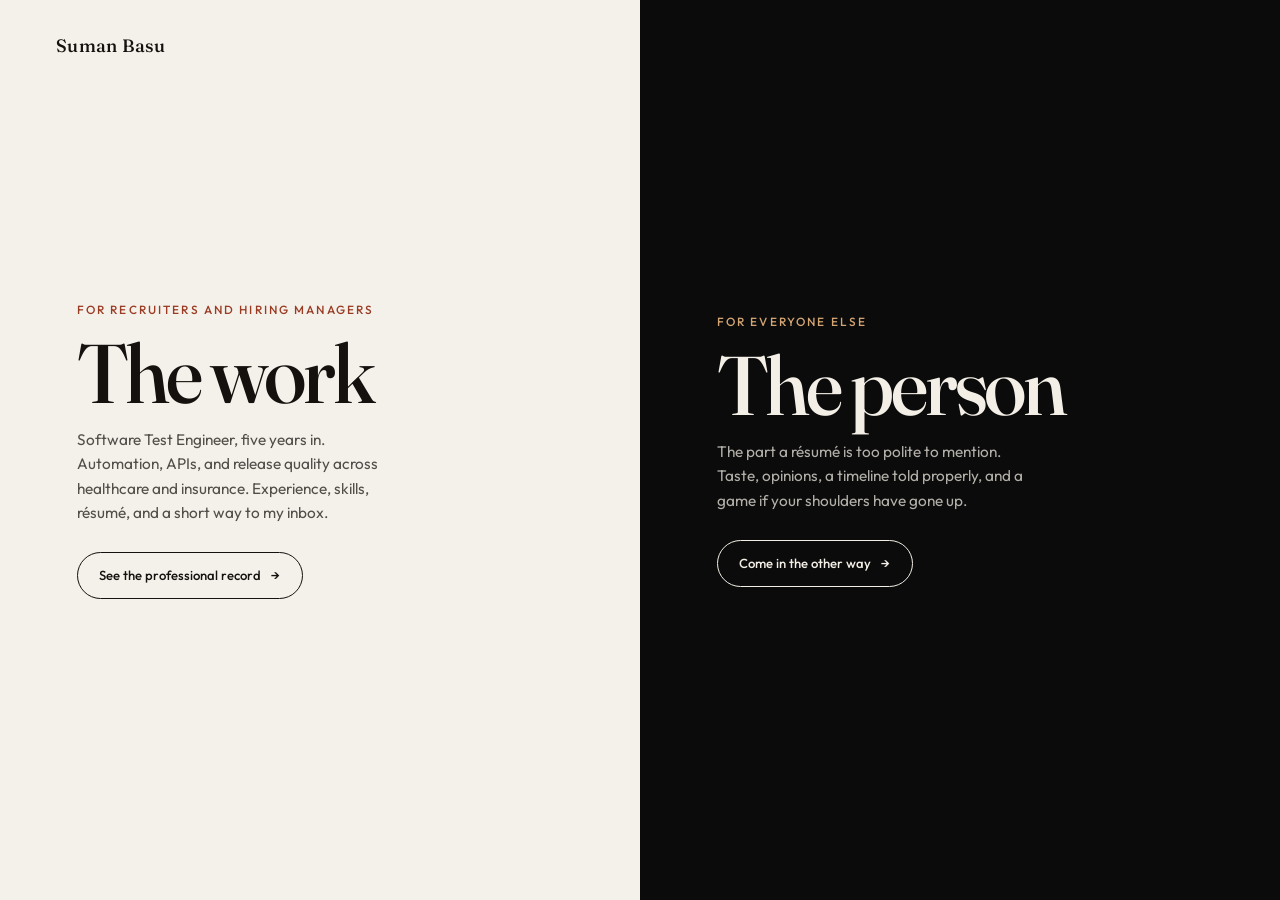
<file: index.html>
<!DOCTYPE html>
<html lang="en">
  <head>
    <meta charset="UTF-8" />
    <meta name="viewport" content="width=device-width, initial-scale=1.0" />
    <meta
      name="description"
      content="Suman Basu - software test engineer in Kolkata. Two doors: the professional record, or the personal site."
    />
    <meta name="theme-color" content="#f4f1ea" />
    <title>Suman Basu</title>
    <link rel="preconnect" href="https://fonts.googleapis.com" />
    <link rel="preconnect" href="https://fonts.gstatic.com" crossorigin />
    <link
      href="https://fonts.googleapis.com/css2?family=Fraunces:ital,opsz,wght@0,9..144,400;0,9..144,500;0,9..144,600;1,9..144,400&family=Outfit:wght@300;400;500;600&display=swap"
      rel="stylesheet"
    />
    <link rel="icon" href="favicon.svg" type="image/svg+xml" />
    <link rel="stylesheet" href="landing.css" />
  </head>
  <body>
    <h1 class="mark">Suman Basu</h1>

    <main class="doors">
      <a class="door door--work" href="work/" data-door="work">
        <span class="door__kicker">For recruiters and hiring managers</span>
        <span class="door__title">The work</span>
        <span class="door__note">
          Software Test Engineer, five years in. Automation, APIs, and release
          quality across healthcare and insurance. Experience, skills, résumé,
          and a short way to my inbox.
        </span>
        <span class="door__cta">See the professional record</span>
      </a>

      <a class="door door--person" href="personal/" data-door="person">
        <span class="door__kicker">For everyone else</span>
        <span class="door__title">The person</span>
        <span class="door__note">
          The part a résumé is too polite to mention. Taste, opinions, a
          timeline told properly, and a game if your shoulders have gone up.
        </span>
        <span class="door__cta">Come in the other way</span>
      </a>
    </main>

    <script src="landing.js"></script>
  </body>
</html>
</file>
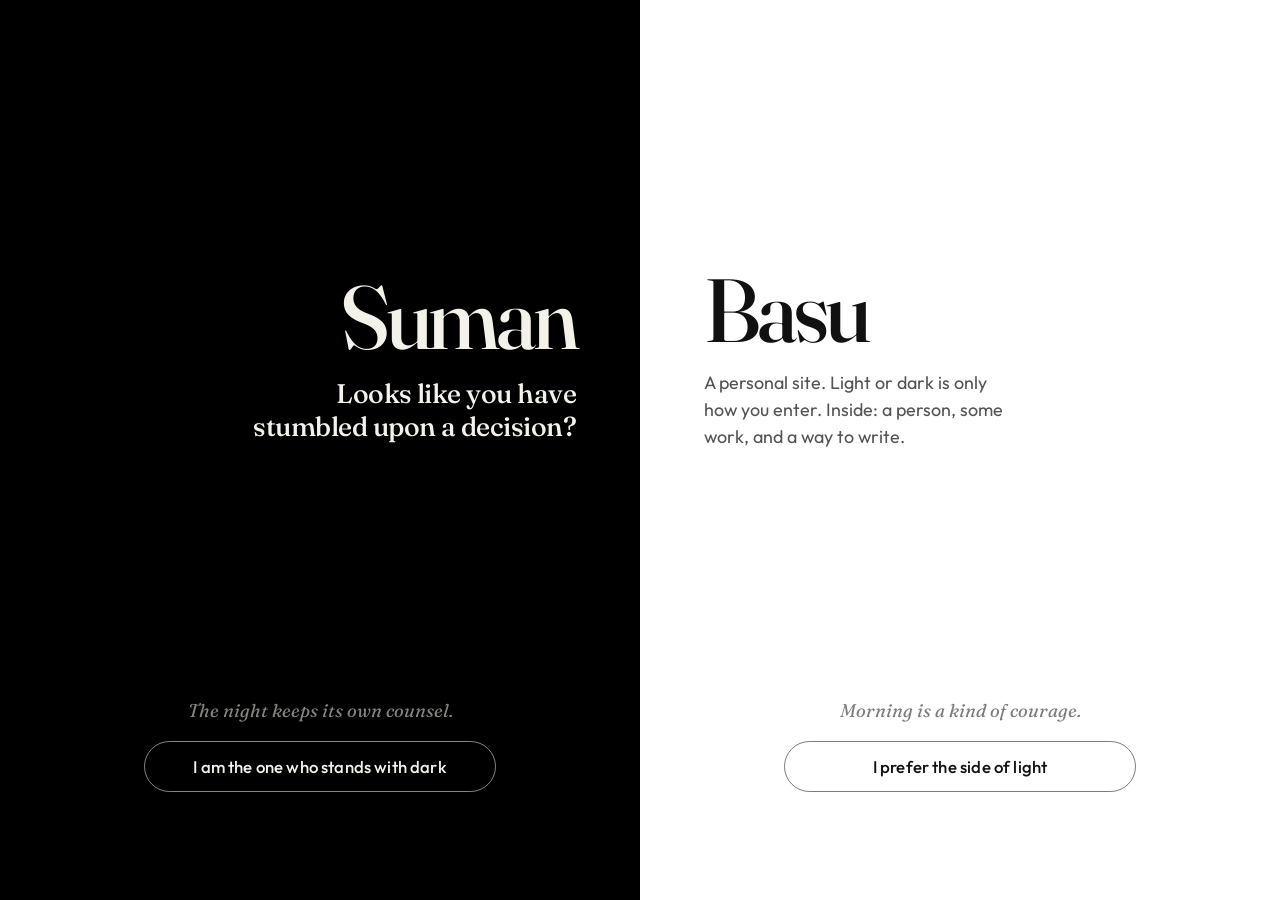
<file: personal/index.html>
<!DOCTYPE html>
<html lang="en">
  <head>
    <meta charset="UTF-8" />
    <meta name="viewport" content="width=device-width, initial-scale=1.0" />
    <meta
      name="description"
      content="Suman Basu, the personal side - a software test engineer in Kolkata with opinions about type, taste, and a game or two."
    />
    <meta name="theme-color" content="#000000" />
    <title>Suman Basu · Personal</title>
    <link rel="preconnect" href="https://fonts.googleapis.com" />
    <link rel="preconnect" href="https://fonts.gstatic.com" crossorigin />
    <link
      href="https://fonts.googleapis.com/css2?family=Fraunces:ital,opsz,wght@0,9..144,400;0,9..144,500;0,9..144,600;1,9..144,400&family=Outfit:wght@300;400;500;600&display=swap"
      rel="stylesheet"
    />
    <link rel="icon" href="../favicon.svg" type="image/svg+xml" />
    <link rel="stylesheet" href="../styles.css" />
    <noscript>
      <style>
        body.gate-open {
          overflow: auto;
          height: auto;
        }
        body.gate-open .nav {
          display: grid;
        }
        .gate {
          display: none !important;
        }
        .site[hidden] {
          display: block !important;
        }
        :root {
          --bg: #f4f1ea;
          --bg-elevated: #fffdf8;
          --text: #14110e;
          --muted: #5c574f;
          --line: #ddd6c8;
          --accent: #9a3b24;
          --shadow: rgba(20, 17, 14, 0.08);
        }
      </style>
    </noscript>
  </head>
  <body class="gate-open">
    <div id="gate" class="gate" role="dialog" aria-modal="true" aria-labelledby="gate-question">
      <div class="gate__panel gate__panel--dark">
        <div class="gate__intro">
          <p class="gate__name-full">Suman Basu</p>
          <p class="gate__given" aria-hidden="true">Suman</p>
          <h1 id="gate-question" class="gate__question">
            Looks like you have stumbled upon a decision?
          </h1>
        </div>
        <div class="gate__controls gate__controls--dark">
          <p class="gate__aside">The night keeps its own counsel.</p>
          <button class="gate__choice" type="button" data-theme="dark">
            I am the one who stands with dark
          </button>
        </div>
      </div>
      <div class="gate__panel gate__panel--light">
        <div class="gate__intro">
          <p class="gate__family" aria-hidden="true">Basu</p>
          <p class="gate__hint">
            A personal site. Light or dark is only how you enter. Inside: a person,
            some work, and a way to write.
          </p>
        </div>
        <div class="gate__controls gate__controls--light">
          <p class="gate__aside">Morning is a kind of courage.</p>
          <button class="gate__choice" type="button" data-theme="light">
            I prefer the side of light
          </button>
        </div>
      </div>
    </div>

    <header class="nav">
      <a class="nav__mark" href="#intro" aria-label="Suman Basu, home">SB</a>
      <nav class="nav__links" aria-label="Primary">
        <a href="#about">About</a>
        <a href="#craft">Craft</a>
        <a href="#timeline">Timeline</a>
        <a href="#contact">Contact</a>
        <a href="#chill">Chill</a>
      </nav>
      <div class="nav__actions">
        <a class="nav__cross" href="../work/">Work</a>
        <button class="theme-toggle" type="button" aria-label="Switch theme">
          <span class="theme-toggle__on-light">Go dark</span>
          <span class="theme-toggle__on-dark">Go light</span>
          <svg class="theme-toggle__icon theme-toggle__icon--moon" viewBox="0 0 24 24" aria-hidden="true">
            <path fill="currentColor" d="M21 12.79A9 9 0 1 1 11.21 3 7 7 0 0 0 21 12.79Z" />
          </svg>
          <svg class="theme-toggle__icon theme-toggle__icon--sun" viewBox="0 0 24 24" aria-hidden="true">
            <circle cx="12" cy="12" r="4" fill="currentColor" />
            <path
              fill="none"
              stroke="currentColor"
              stroke-linecap="round"
              stroke-width="1.8"
              d="M12 3.2v2M12 18.8v2M3.2 12h2M18.8 12h2M5.7 5.7l1.4 1.4M16.9 16.9l1.4 1.4M18.3 5.7l-1.4 1.4M7.1 16.9l-1.4 1.4"
            />
          </svg>
        </button>
      </div>
    </header>

    <div id="site" class="site" hidden>
      <a class="skip-link" href="#intro">Skip to content</a>

      <main>
        <section id="intro" class="intro">
          <p class="intro__eyebrow">Software Test Engineer · still a person</p>
          <h1 class="intro__name">Suman Basu</h1>
          <p class="intro__lede">
            I ask software the questions it hoped nobody would. Five years of test
            automation - healthcare, insurance, the quiet work of making sure the
            important stuff actually works. You already made a choice to get here.
            That is a good start.
          </p>
        </section>

        <section id="about" class="section">
          <div class="section__index" aria-hidden="true">01</div>
          <div class="section__body">
            <h2>The person in the room</h2>
            <p>
              Charm, to me, is not a costume. It is paying attention - to a sentence,
              a screen, a case that only fails on Thursdays. I work from Kolkata, on
              systems people actually depend on. I like jokes that arrive a half-beat
              late, and failures that arrive for a reason.
            </p>
            <p>
              One side of me wants to take a product apart until the mechanism is
              obvious. The other wants to leave a little mystery in the room. If you
              picked light or dark at the door, you already met that split.
            </p>
            <p>
              Between the two sits the design habit. I spend a lot of my own hours in
              Figma - freelance websites, layouts, the small graphic jobs friends ask
              for at eleven at night - and it has made me a better tester. It is hard
              to argue about a broken flow until you have tried to draw a good one.
            </p>
          </div>
        </section>

        <section id="craft" class="section">
          <div class="section__index" aria-hidden="true">02</div>
          <div class="section__body">
            <h2>What I bring</h2>
            <p class="section__lead">
              Habits that travel. They work on software. They also work on rooms full of people.
            </p>
            <ul class="talents">
              <li>
                <h3>Social engineering</h3>
                <p>
                  The legal kind. Reading a room, finding the real objection, getting a sceptical
                  person to move without making a scene. People are a system. I pay attention
                  to that one too - which is most of management, whether or not anyone
                  prints the title yet.
                </p>
              </li>
              <li>
                <h3>Taste</h3>
                <p>
                  Type, colour, silence. I care how a thing feels before it explains itself -
                  a product, a deck, a sentence. I will argue for one good typeface over five
                  mediocre ones, and for a release that does not look like it was in a hurry.
                </p>
              </li>
              <li>
                <h3>UX and design, for real</h3>
                <p>
                  Not a side quest. I design in Figma - freelance sites, landing pages,
                  the odd bit of brand and graphics - and I have shipped layouts other
                  people had to build. Wireframe, prototype, hand it over, then argue
                  politely about spacing. Knowing how a screen should behave is most of
                  knowing when it is misbehaving.
                </p>
              </li>
              <li>
                <h3>Quality, as a people problem</h3>
                <p>
                  Tests matter. Mentoring matters more. I would rather teach a team to catch
                  the crack than be the only person who can. The work is half automation,
                  half getting a date to become honest.
                </p>
              </li>
              <li>
                <h3>A voice</h3>
                <p>
                  Words with a temperature. I would rather a site - or a report, or a standup -
                  sound like someone than like a template that escaped a conference booth.
                </p>
              </li>
            </ul>
          </div>
        </section>

        <section id="timeline" class="section">
          <div class="section__index" aria-hidden="true">03</div>
          <div class="section__body">
            <h2>Timeline</h2>
            <p class="section__lead">
              A few rooms I have already been in. In order, more or less.
            </p>
            <ol class="timeline">
              <li>
                <span class="timeline__year">2017</span>
                <span class="timeline__marker" aria-hidden="true"></span>
                <h3>JPBS, Kolkata</h3>
                <p>The first diploma. Boards, then a little air. The syllabus stopped being the whole world.</p>
              </li>
              <li>
                <span class="timeline__year">2017–21</span>
                <span class="timeline__marker" aria-hidden="true"></span>
                <h3>IEM, Kolkata</h3>
                <p>B.Tech in Electronics and Communication. I studied signals. I ended up testing systems.</p>
              </li>
              <li>
                <span class="timeline__year">2021</span>
                <span class="timeline__marker" aria-hidden="true"></span>
                <h3>Cognizant</h3>
                <p>Insurance platforms. Selenium, long regressions, data that had to be true.</p>
              </li>
              <li>
                <span class="timeline__year">Now</span>
                <span class="timeline__marker" aria-hidden="true"></span>
                <h3>Cozeva</h3>
                <p>Healthcare. Automation, mentoring, and keeping quality in the release, not after it.</p>
              </li>
            </ol>
          </div>
        </section>

        <section id="contact" class="section">
          <div class="section__index" aria-hidden="true">04</div>
          <div class="section__body">
            <h2>If you would like to talk</h2>
            <p>
              A role, a bug, a half-formed idea - I answer to all three. Email is the
              civilised door. LinkedIn if you prefer the slightly less civilised one.
              The PDF is for the people who still need a document. If you came here to
              hire rather than to browse, <a href="../work/">the work version of this site</a>
              is the one you want.
            </p>
            <div class="contact-links">
              <a class="contact-link" href="mailto:sumanbasu162@gmail.com">sumanbasu162@gmail.com</a>
              <a class="contact-link" href="https://linkedin.com/in/sumanbasu162">linkedin.com/in/sumanbasu162</a>
              <a class="contact-link" href="https://github.com/SumanBasu">github.com/SumanBasu</a>
              <a
                class="contact-link"
                href="../assets/suman-basu-resume.pdf"
                download="Suman_Basu_Software_Test_Engineer_Resume.pdf"
              >Résumé, as a PDF</a>
            </div>
          </div>
        </section>

        <section id="chill" class="section section--last">
          <div class="section__index" aria-hidden="true">05</div>
          <div class="section__body">
            <h2>Chill</h2>
            <p class="section__lead">
              The interview can wait. A small game, if your shoulders have gone up.
            </p>
            <div class="chill-picks">
              <button type="button" class="chill-pick" data-game="dxball">
                <h3>DX-Ball</h3>
                <p>A paddle, a ball, some bricks. Mouse or a finger. Do not think about sprints.</p>
              </button>
              <button type="button" class="chill-pick" data-game="mines">
                <h3>Minesweeper</h3>
                <p>Nine by nine. Right-click or a long press to flag. Logic, with a little luck.</p>
              </button>
            </div>
            <div class="chill-stage" hidden>
              <div class="chill-bar">
                <p class="chill-status" aria-live="polite"></p>
                <div class="chill-bar__actions">
                  <button type="button" class="chill-play">Play</button>
                  <button type="button" class="chill-reset" hidden>Again</button>
                  <button type="button" class="chill-close">Put it away</button>
                </div>
              </div>
              <div class="chill-board"></div>
            </div>
          </div>
        </section>
      </main>

      <footer class="footer">
        <p>Suman Basu · Kolkata · Still choosing, on purpose</p>
        <p class="footer__links">
          <a href="../">The door</a>
          <a href="../work/">The work</a>
        </p>
      </footer>
    </div>

    <script src="../script.js"></script>
    <script src="../games.js"></script>
  </body>
</html>
</file>
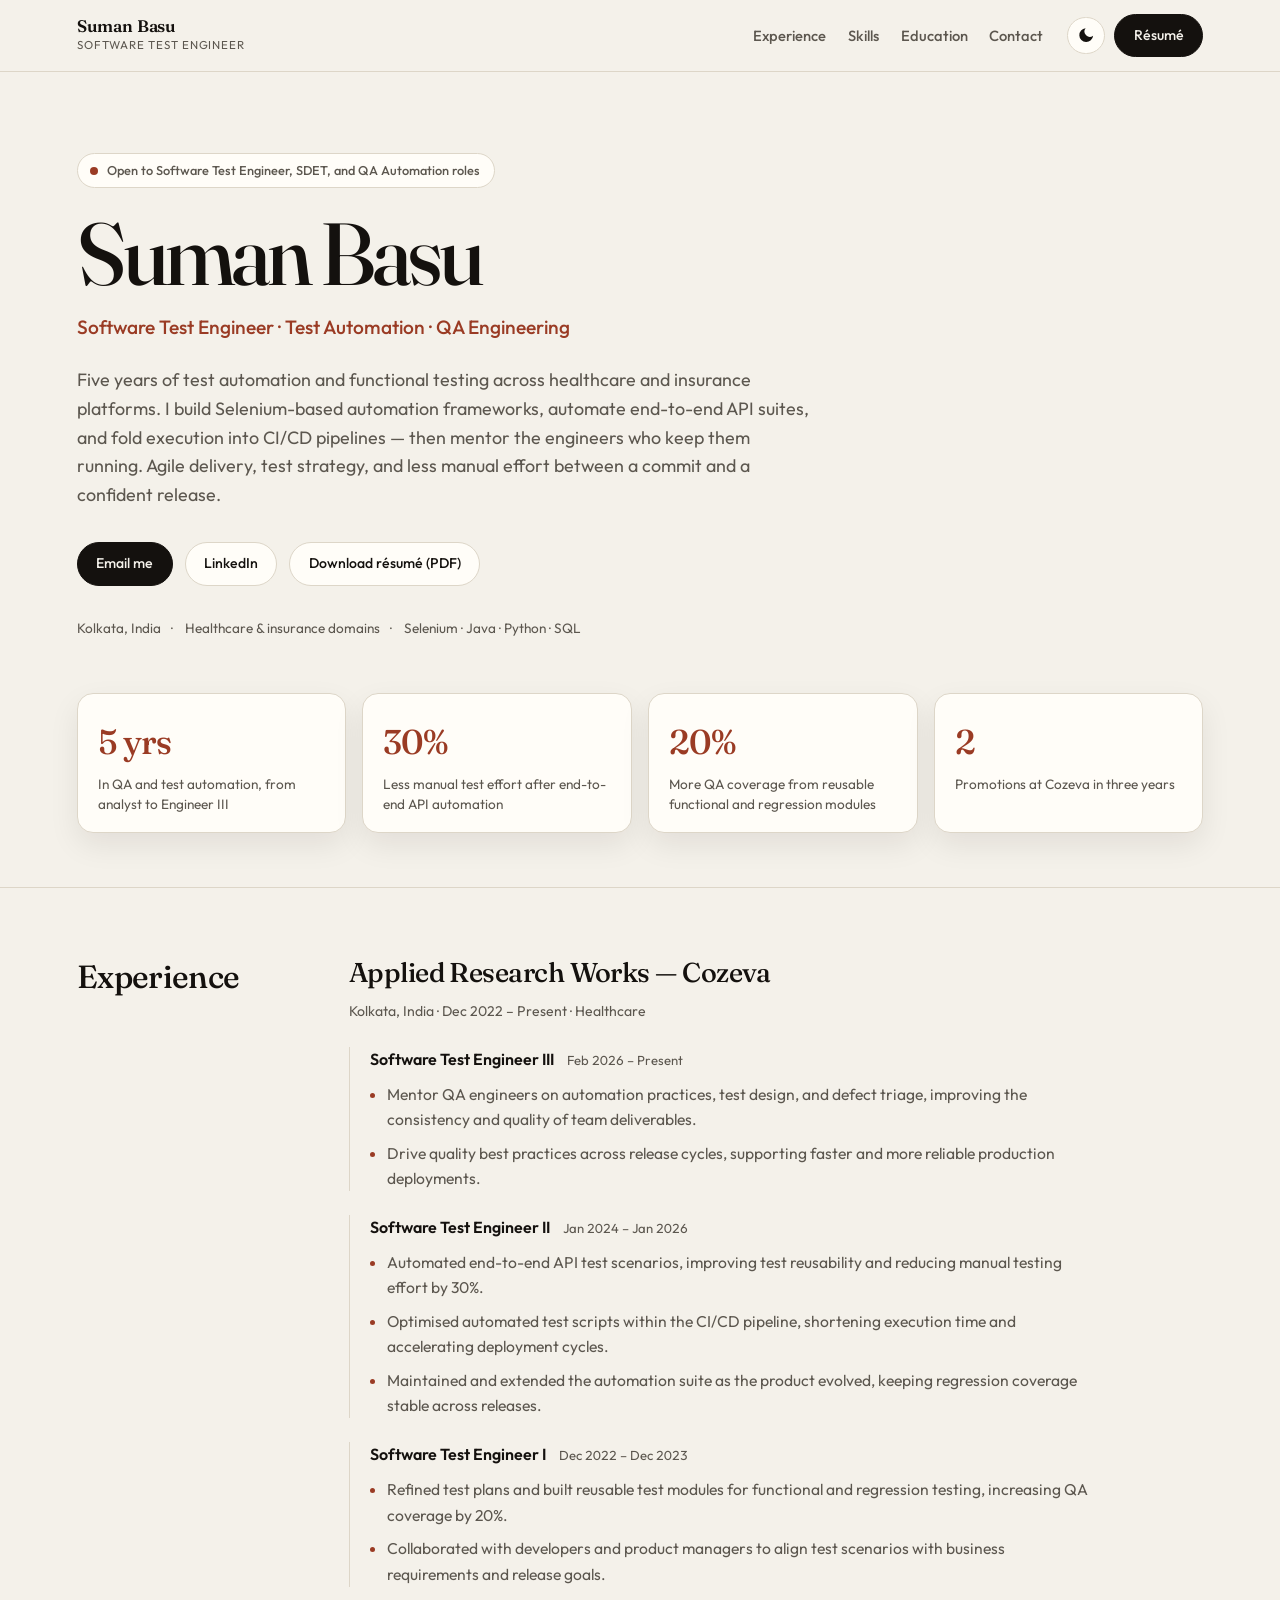
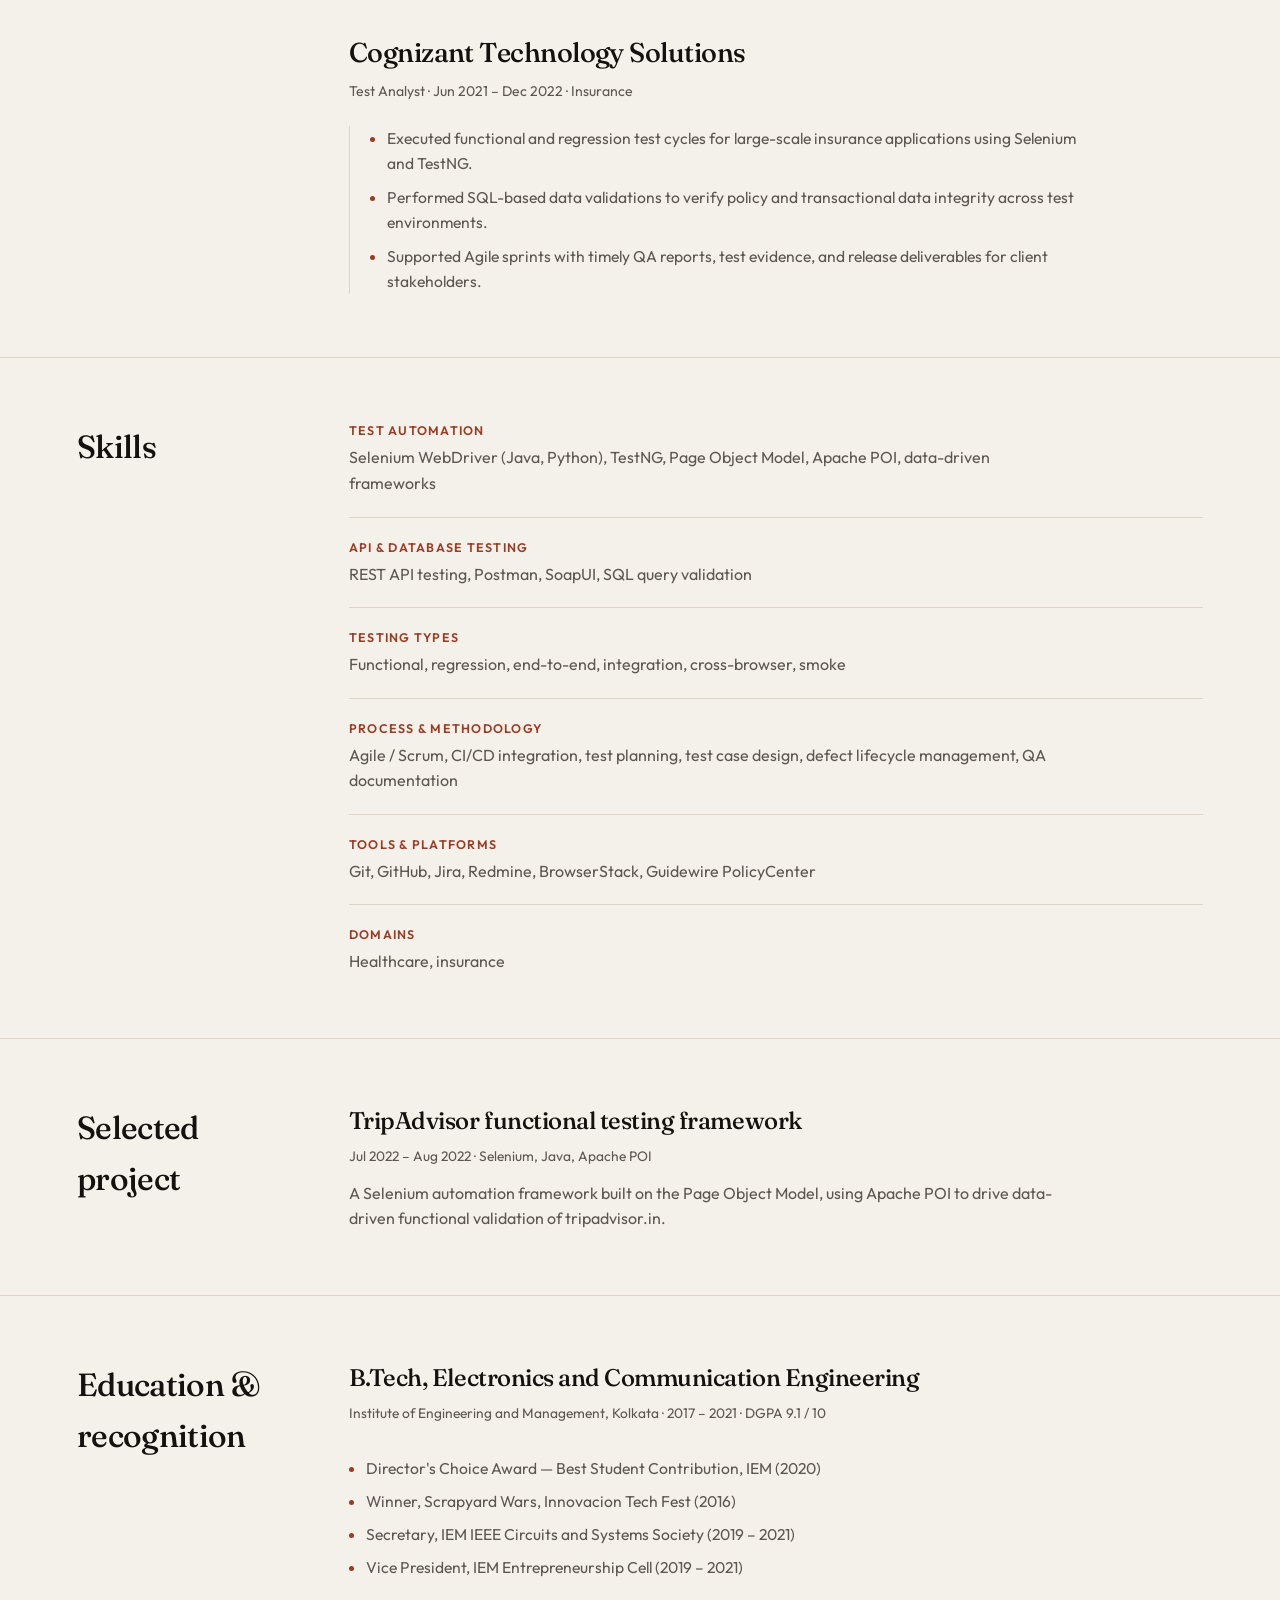
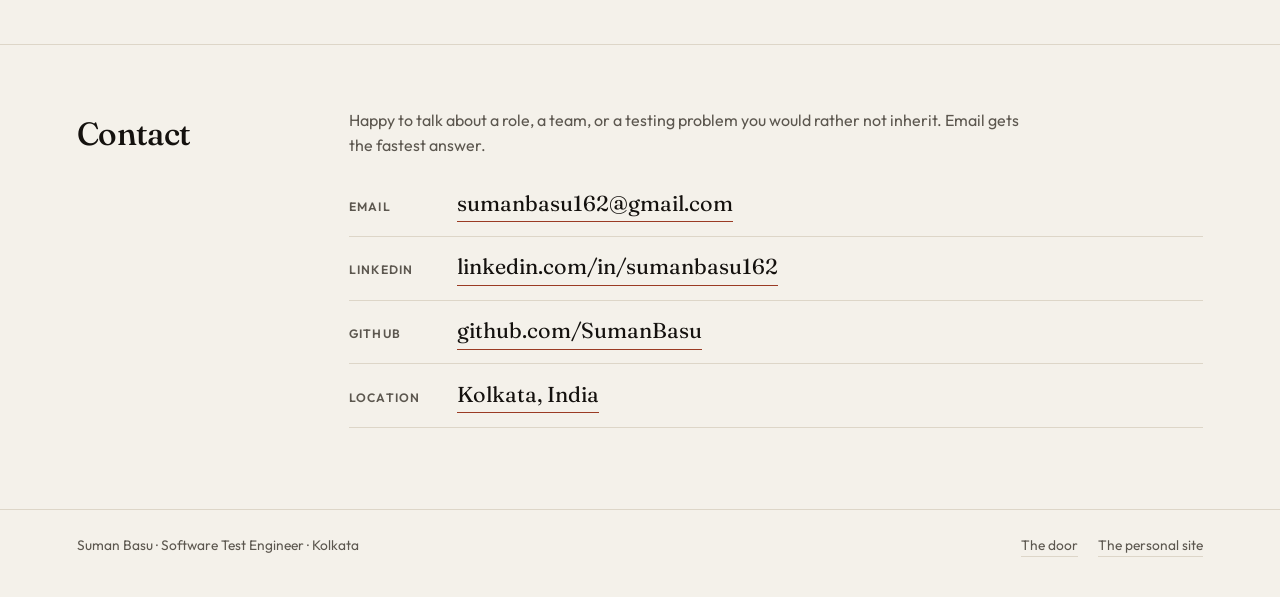
<file: work/index.html>
<!DOCTYPE html>
<html lang="en">
  <head>
    <meta charset="UTF-8" />
    <meta name="viewport" content="width=device-width, initial-scale=1.0" />
    <meta
      name="description"
      content="Suman Basu - Software Test Engineer in Kolkata with five years in test automation and QA across healthcare and insurance. Selenium, REST API automation, CI/CD, Agile."
    />
    <meta name="theme-color" content="#f4f1ea" />
    <title>Suman Basu — Software Test Engineer | Test Automation & QA</title>

    <meta property="og:type" content="profile" />
    <meta property="og:title" content="Suman Basu — Software Test Engineer" />
    <meta
      property="og:description"
      content="Five years in test automation and QA across healthcare and insurance. Selenium, REST API automation, CI/CD, Agile."
    />
    <meta property="og:url" content="https://sumanbasu.github.io/work/" />
    <link rel="canonical" href="https://sumanbasu.github.io/work/" />

    <link rel="preconnect" href="https://fonts.googleapis.com" />
    <link rel="preconnect" href="https://fonts.gstatic.com" crossorigin />
    <link
      href="https://fonts.googleapis.com/css2?family=Fraunces:ital,opsz,wght@0,9..144,400;0,9..144,500;0,9..144,600&family=Outfit:wght@300;400;500;600&display=swap"
      rel="stylesheet"
    />
    <link rel="icon" href="../favicon.svg" type="image/svg+xml" />
    <link rel="stylesheet" href="../work.css" />
    <script>
      (function () {
        var stored = null;
        try {
          stored = localStorage.getItem("suman-theme");
        } catch (error) {
          stored = null;
        }
        document.documentElement.setAttribute("data-theme", stored === "dark" ? "dark" : "light");
      })();
    </script>
  </head>
  <body>
    <a class="skip-link" href="#main">Skip to content</a>

    <header class="topbar">
      <a class="topbar__mark" href="#top">
        <span class="topbar__name">Suman Basu</span>
        <span class="topbar__role">Software Test Engineer</span>
      </a>
      <nav class="topbar__nav" aria-label="Primary">
        <a href="#experience">Experience</a>
        <a href="#skills">Skills</a>
        <a href="#education">Education</a>
        <a href="#contact">Contact</a>
      </nav>
      <div class="topbar__actions">
        <button class="icon-button" type="button" aria-label="Switch theme" data-theme-toggle>
          <svg class="icon icon--moon" viewBox="0 0 24 24" aria-hidden="true">
            <path fill="currentColor" d="M21 12.79A9 9 0 1 1 11.21 3 7 7 0 0 0 21 12.79Z" />
          </svg>
          <svg class="icon icon--sun" viewBox="0 0 24 24" aria-hidden="true">
            <circle cx="12" cy="12" r="4" fill="currentColor" />
            <path
              fill="none"
              stroke="currentColor"
              stroke-linecap="round"
              stroke-width="1.8"
              d="M12 3.2v2M12 18.8v2M3.2 12h2M18.8 12h2M5.7 5.7l1.4 1.4M16.9 16.9l1.4 1.4M18.3 5.7l-1.4 1.4M7.1 16.9l-1.4 1.4"
            />
          </svg>
        </button>
        <a
          class="button button--solid topbar__resume"
          href="../assets/suman-basu-resume.pdf"
          download="Suman_Basu_Software_Test_Engineer_Resume.pdf"
        >Résumé</a>
      </div>
    </header>

    <main id="main">
      <section class="hero" id="top">
        <p class="availability">Open to Software Test Engineer, SDET, and QA Automation roles</p>
        <h1>Suman Basu</h1>
        <p class="hero__title">Software Test Engineer · Test Automation · QA Engineering</p>
        <p class="hero__summary">
          Five years of test automation and functional testing across healthcare and
          insurance platforms. I build Selenium-based automation frameworks, automate
          end-to-end API suites, and fold execution into CI/CD pipelines — then mentor
          the engineers who keep them running. Agile delivery, test strategy, and less
          manual effort between a commit and a confident release.
        </p>
        <div class="hero__actions">
          <a class="button button--solid" href="mailto:sumanbasu162@gmail.com">Email me</a>
          <a class="button" href="https://linkedin.com/in/sumanbasu162" rel="noopener">LinkedIn</a>
          <a
            class="button"
            href="../assets/suman-basu-resume.pdf"
            download="Suman_Basu_Software_Test_Engineer_Resume.pdf"
          >Download résumé (PDF)</a>
        </div>
        <ul class="hero__meta">
          <li>Kolkata, India</li>
          <li>Healthcare &amp; insurance domains</li>
          <li>Selenium · Java · Python · SQL</li>
        </ul>
      </section>

      <section class="stats" aria-label="Highlights">
        <div class="stat">
          <span class="stat__figure">5 yrs</span>
          <span class="stat__label">In QA and test automation, from analyst to Engineer III</span>
        </div>
        <div class="stat">
          <span class="stat__figure">30%</span>
          <span class="stat__label">Less manual test effort after end-to-end API automation</span>
        </div>
        <div class="stat">
          <span class="stat__figure">20%</span>
          <span class="stat__label">More QA coverage from reusable functional and regression modules</span>
        </div>
        <div class="stat">
          <span class="stat__figure">2</span>
          <span class="stat__label">Promotions at Cozeva in three years</span>
        </div>
      </section>

      <section class="section" id="experience">
        <div class="section__head">
          <h2>Experience</h2>
        </div>
        <div class="section__body">
          <article class="role">
            <header class="role__head">
              <h3>Applied Research Works — Cozeva</h3>
              <p class="role__meta">Kolkata, India · Dec 2022 – Present · Healthcare</p>
            </header>

            <div class="role__stint">
              <h4>Software Test Engineer III <span class="role__dates">Feb 2026 – Present</span></h4>
              <ul>
                <li>
                  Mentor QA engineers on automation practices, test design, and defect triage,
                  improving the consistency and quality of team deliverables.
                </li>
                <li>
                  Drive quality best practices across release cycles, supporting faster and more
                  reliable production deployments.
                </li>
              </ul>
            </div>

            <div class="role__stint">
              <h4>Software Test Engineer II <span class="role__dates">Jan 2024 – Jan 2026</span></h4>
              <ul>
                <li>
                  Automated end-to-end API test scenarios, improving test reusability and reducing
                  manual testing effort by 30%.
                </li>
                <li>
                  Optimised automated test scripts within the CI/CD pipeline, shortening execution
                  time and accelerating deployment cycles.
                </li>
                <li>
                  Maintained and extended the automation suite as the product evolved, keeping
                  regression coverage stable across releases.
                </li>
              </ul>
            </div>

            <div class="role__stint">
              <h4>Software Test Engineer I <span class="role__dates">Dec 2022 – Dec 2023</span></h4>
              <ul>
                <li>
                  Refined test plans and built reusable test modules for functional and regression
                  testing, increasing QA coverage by 20%.
                </li>
                <li>
                  Collaborated with developers and product managers to align test scenarios with
                  business requirements and release goals.
                </li>
              </ul>
            </div>
          </article>

          <article class="role">
            <header class="role__head">
              <h3>Cognizant Technology Solutions</h3>
              <p class="role__meta">Test Analyst · Jun 2021 – Dec 2022 · Insurance</p>
            </header>
            <div class="role__stint">
              <ul>
                <li>
                  Executed functional and regression test cycles for large-scale insurance
                  applications using Selenium and TestNG.
                </li>
                <li>
                  Performed SQL-based data validations to verify policy and transactional data
                  integrity across test environments.
                </li>
                <li>
                  Supported Agile sprints with timely QA reports, test evidence, and release
                  deliverables for client stakeholders.
                </li>
              </ul>
            </div>
          </article>
        </div>
      </section>

      <section class="section" id="skills">
        <div class="section__head">
          <h2>Skills</h2>
        </div>
        <div class="section__body">
          <dl class="skills">
            <div class="skills__group">
              <dt>Test automation</dt>
              <dd>
                Selenium WebDriver (Java, Python), TestNG, Page Object Model, Apache POI,
                data-driven frameworks
              </dd>
            </div>
            <div class="skills__group">
              <dt>API &amp; database testing</dt>
              <dd>REST API testing, Postman, SoapUI, SQL query validation</dd>
            </div>
            <div class="skills__group">
              <dt>Testing types</dt>
              <dd>Functional, regression, end-to-end, integration, cross-browser, smoke</dd>
            </div>
            <div class="skills__group">
              <dt>Process &amp; methodology</dt>
              <dd>
                Agile / Scrum, CI/CD integration, test planning, test case design, defect
                lifecycle management, QA documentation
              </dd>
            </div>
            <div class="skills__group">
              <dt>Tools &amp; platforms</dt>
              <dd>Git, GitHub, Jira, Redmine, BrowserStack, Guidewire PolicyCenter</dd>
            </div>
            <div class="skills__group">
              <dt>Domains</dt>
              <dd>Healthcare, insurance</dd>
            </div>
          </dl>
        </div>
      </section>

      <section class="section" id="projects">
        <div class="section__head">
          <h2>Selected project</h2>
        </div>
        <div class="section__body">
          <article class="project">
            <h3>TripAdvisor functional testing framework</h3>
            <p class="project__meta">Jul 2022 – Aug 2022 · Selenium, Java, Apache POI</p>
            <p>
              A Selenium automation framework built on the Page Object Model, using Apache POI
              to drive data-driven functional validation of tripadvisor.in.
            </p>
          </article>
        </div>
      </section>

      <section class="section" id="education">
        <div class="section__head">
          <h2>Education &amp; recognition</h2>
        </div>
        <div class="section__body">
          <article class="project">
            <h3>B.Tech, Electronics and Communication Engineering</h3>
            <p class="project__meta">
              Institute of Engineering and Management, Kolkata · 2017 – 2021 · DGPA 9.1 / 10
            </p>
          </article>
          <ul class="awards">
            <li>Director's Choice Award — Best Student Contribution, IEM (2020)</li>
            <li>Winner, Scrapyard Wars, Innovacion Tech Fest (2016)</li>
            <li>Secretary, IEM IEEE Circuits and Systems Society (2019 – 2021)</li>
            <li>Vice President, IEM Entrepreneurship Cell (2019 – 2021)</li>
          </ul>
        </div>
      </section>

      <section class="section section--last" id="contact">
        <div class="section__head">
          <h2>Contact</h2>
        </div>
        <div class="section__body">
          <p class="contact__lede">
            Happy to talk about a role, a team, or a testing problem you would rather not
            inherit. Email gets the fastest answer.
          </p>
          <ul class="contact">
            <li>
              <span>Email</span>
              <a href="mailto:sumanbasu162@gmail.com">sumanbasu162@gmail.com</a>
            </li>
            <li>
              <span>LinkedIn</span>
              <a href="https://linkedin.com/in/sumanbasu162" rel="noopener">linkedin.com/in/sumanbasu162</a>
            </li>
            <li>
              <span>GitHub</span>
              <a href="https://github.com/SumanBasu" rel="noopener">github.com/SumanBasu</a>
            </li>
            <li>
              <span>Location</span>
              <a href="#top">Kolkata, India</a>
            </li>
          </ul>
        </div>
      </section>
    </main>

    <footer class="footer">
      <p>Suman Basu · Software Test Engineer · Kolkata</p>
      <p class="footer__links">
        <a href="../">The door</a>
        <a href="../personal/">The personal site</a>
      </p>
    </footer>

    <script type="application/ld+json">
      {
        "@context": "https://schema.org",
        "@type": "Person",
        "name": "Suman Basu",
        "jobTitle": "Software Test Engineer",
        "email": "mailto:sumanbasu162@gmail.com",
        "url": "https://sumanbasu.github.io/work/",
        "address": {
          "@type": "PostalAddress",
          "addressLocality": "Kolkata",
          "addressCountry": "India"
        },
        "worksFor": {
          "@type": "Organization",
          "name": "Applied Research Works — Cozeva"
        },
        "alumniOf": {
          "@type": "CollegeOrUniversity",
          "name": "Institute of Engineering and Management, Kolkata"
        },
        "knowsAbout": [
          "Test automation",
          "Selenium WebDriver",
          "REST API testing",
          "TestNG",
          "SQL",
          "CI/CD",
          "Agile"
        ],
        "sameAs": [
          "https://linkedin.com/in/sumanbasu162",
          "https://github.com/SumanBasu"
        ]
      }
    </script>
    <script src="../work.js"></script>
  </body>
</html>
</file>
<file: landing.css>
*,
*::before,
*::after {
  box-sizing: border-box;
}

html,
body {
  margin: 0;
  max-width: 100%;
}

html {
  overflow-x: clip;
}

body {
  min-height: 100dvh;
  font-family: Outfit, system-ui, sans-serif;
  line-height: 1.6;
  background: #0b0b0b;
  -webkit-font-smoothing: antialiased;
  text-rendering: optimizeLegibility;
}

.mark {
  position: fixed;
  top: clamp(1.1rem, 3.5vh, 2.2rem);
  left: clamp(1.25rem, 5vw, 3.5rem);
  z-index: 5;
  margin: 0;
  font-family: Fraunces, Georgia, serif;
  font-size: clamp(0.95rem, 1.4vw, 1.15rem);
  font-weight: 500;
  letter-spacing: 0.02em;
  color: #14110e;
  pointer-events: none;
}

.doors {
  display: grid;
  grid-template-columns: 1fr 1fr;
  min-height: 100dvh;
  isolation: isolate;
  transition: grid-template-columns 0.85s cubic-bezier(0.76, 0, 0.24, 1),
    grid-template-rows 0.85s cubic-bezier(0.76, 0, 0.24, 1);
}

@media (hover: hover) and (pointer: fine) and (min-width: 720px) {
  .doors:not(.is-leaving):has(.door--work:hover) {
    grid-template-columns: 1.2fr 0.8fr;
  }

  .doors:not(.is-leaving):has(.door--person:hover) {
    grid-template-columns: 0.8fr 1.2fr;
  }
}

.doors.is-leaving-work {
  grid-template-columns: 1fr 0fr;
}

.doors.is-leaving-person {
  grid-template-columns: 0fr 1fr;
}

.door {
  position: relative;
  display: flex;
  flex-direction: column;
  justify-content: center;
  align-items: flex-start;
  gap: 0.9rem;
  min-width: 0;
  min-height: 0;
  overflow: hidden;
  padding: 12vh clamp(1.5rem, 6vw, 5rem);
  text-decoration: none;
}

.door--work {
  background: #f4f1ea;
  color: #14110e;
  --door-accent: #9a3b24;
}

.door--person {
  background: #0b0b0b;
  color: #f3eee6;
  --door-accent: #d4a574;
}

.door > * {
  transition: opacity 0.5s ease, transform 0.5s ease;
}

.doors.is-leaving .door > * {
  opacity: 0;
  transform: translateY(10px);
}

.door__kicker {
  font-size: 0.74rem;
  font-weight: 500;
  letter-spacing: 0.18em;
  text-transform: uppercase;
  color: var(--door-accent);
}

.door__title {
  font-family: Fraunces, Georgia, serif;
  font-size: clamp(2.6rem, 6.5vw, 5.5rem);
  font-weight: 500;
  letter-spacing: -0.04em;
  line-height: 0.95;
}

.door__note {
  max-width: 32ch;
  font-size: clamp(0.95rem, 1.2vw, 1.08rem);
  opacity: 0.72;
  text-wrap: pretty;
}

.door__cta {
  display: inline-flex;
  align-items: center;
  gap: 0.6rem;
  margin-top: 0.75rem;
  padding: 0.75rem 1.35rem;
  border: 1px solid currentColor;
  border-radius: 999px;
  font-size: clamp(0.82rem, 1vw, 0.95rem);
  font-weight: 500;
  transition: background 0.25s ease, color 0.25s ease, transform 0.25s ease,
    opacity 0.5s ease;
}

.door__cta::after {
  content: "→";
  transition: transform 0.25s ease;
}

.door:hover .door__cta::after,
.door:focus-visible .door__cta::after {
  transform: translateX(4px);
}

.door--work:hover .door__cta,
.door--work:focus-visible .door__cta {
  background: #14110e;
  color: #f4f1ea;
}

.door--person:hover .door__cta,
.door--person:focus-visible .door__cta {
  background: #f3eee6;
  color: #0b0b0b;
}

.door:focus-visible {
  outline: 2px solid var(--door-accent);
  outline-offset: -8px;
}

.door:active .door__cta {
  transform: scale(0.98);
}

@media (max-width: 719px) {
  .mark {
    left: clamp(1.25rem, 7vw, 2rem);
    top: 1.4rem;
  }

  .doors {
    grid-template-columns: 1fr;
    grid-template-rows: 1fr 1fr;
  }

  .doors.is-leaving-work,
  .doors.is-leaving-person {
    grid-template-columns: 1fr;
  }

  .doors.is-leaving-work {
    grid-template-rows: 1fr 0fr;
  }

  .doors.is-leaving-person {
    grid-template-rows: 0fr 1fr;
  }

  .door {
    gap: 0.65rem;
    padding: 3.5rem 7vw 2.75rem;
  }

  .door--work {
    padding-top: 5.5rem;
  }

  .door__note {
    max-width: none;
    font-size: 0.95rem;
  }

  .door__cta {
    margin-top: 0.35rem;
    padding: 0.65rem 1.1rem;
  }
}

@media (prefers-reduced-motion: reduce) {
  .doors,
  .door > *,
  .door__cta,
  .door__cta::after {
    transition: none;
  }
}
</file>
<file: styles.css>
*,
*::before,
*::after {
  box-sizing: border-box;
}

html {
  scroll-behavior: smooth;
  overflow-x: clip;
}

html,
body {
  margin: 0;
  min-height: 100%;
  max-width: 100%;
}

body {
  font-family: Outfit, system-ui, sans-serif;
  font-weight: 400;
  line-height: 1.6;
  background: #000;
  color: #fff;
  -webkit-font-smoothing: antialiased;
  text-rendering: optimizeLegibility;
}

body.gate-open {
  overflow: hidden;
  height: 100%;
}

body.gate-open .nav {
  display: none;
}

body:not(.gate-open) {
  background: var(--bg);
  color: var(--text);
}

img,
svg {
  display: block;
  max-width: 100%;
}

button,
a {
  font: inherit;
}

:root[data-theme="light"] {
  --bg: #f4f1ea;
  --bg-elevated: #fffdf8;
  --text: #14110e;
  --muted: #5c574f;
  --line: #ddd6c8;
  --accent: #9a3b24;
  --shadow: rgba(20, 17, 14, 0.08);
  color-scheme: light;
}

:root[data-theme="dark"] {
  --bg: #0b0b0b;
  --bg-elevated: #141414;
  --text: #f3eee6;
  --muted: #a39c91;
  --line: #2a2a2a;
  --accent: #d4a574;
  --shadow: rgba(0, 0, 0, 0.4);
  color-scheme: dark;
}

.gate {
  position: fixed;
  inset: 0;
  z-index: 40;
  display: grid;
  grid-template-columns: 1fr 1fr;
  isolation: isolate;
  overflow: hidden;
  transition:
    grid-template-columns 0.9s cubic-bezier(0.76, 0, 0.24, 1),
    grid-template-rows 0.9s cubic-bezier(0.76, 0, 0.24, 1);
}

.gate.is-choosing-dark {
  grid-template-columns: 1fr 0fr;
}

.gate.is-choosing-light {
  grid-template-columns: 0fr 1fr;
}

.gate.is-gone {
  opacity: 0;
  pointer-events: none;
  transition: opacity 0.5s ease;
}

@media (hover: hover) and (pointer: fine) {
  .gate:has(.gate__panel--dark:hover):not(.is-locked) {
    grid-template-columns: 1.22fr 0.78fr;
  }

  .gate:has(.gate__panel--light:hover):not(.is-locked) {
    grid-template-columns: 0.78fr 1.22fr;
  }
}

.gate__panel {
  position: relative;
  display: flex;
  flex-direction: column;
  justify-content: center;
  min-width: 0;
  min-height: 0;
  overflow: hidden;
  padding: 8vh 5vw 28vh;
}

.gate__panel--dark {
  background: #000;
  color: #f4f1ea;
}

.gate__panel--light {
  background: #fff;
  color: #111;
}

.gate__intro {
  width: min(100%, 22rem);
  transition: opacity 0.4s ease, transform 0.6s ease;
}

.gate__panel--dark .gate__intro {
  align-self: flex-end;
  text-align: right;
}

.gate__panel--light .gate__intro {
  align-self: flex-start;
  text-align: left;
}

.gate__name-full {
  position: absolute;
  width: 1px;
  height: 1px;
  overflow: hidden;
  clip: rect(0 0 0 0);
  white-space: nowrap;
}

.gate__given,
.gate__family {
  margin: 0 0 1.15rem;
  font-family: Fraunces, Georgia, serif;
  font-size: clamp(2.6rem, 7vw, 6.2rem);
  font-weight: 500;
  letter-spacing: -0.045em;
  line-height: 0.92;
}

.gate.is-locked .gate__intro {
  opacity: 0;
  transform: translateY(10px);
  transition: opacity 0.4s ease, transform 0.6s ease;
}

.gate__question {
  margin: 0;
  font-family: Fraunces, Georgia, serif;
  font-size: clamp(1.35rem, 2.1vw, 1.9rem);
  font-weight: 500;
  font-optical-sizing: auto;
  line-height: 1.25;
  letter-spacing: -0.02em;
  text-wrap: balance;
}

.gate__hint {
  margin: 0;
  max-width: 26ch;
  font-family: Outfit, system-ui, sans-serif;
  font-size: clamp(0.98rem, 1.4vw, 1.15rem);
  font-weight: 400;
  line-height: 1.5;
  opacity: 0.72;
}

.gate__controls {
  position: absolute;
  left: 0;
  right: 0;
  bottom: 12vh;
  z-index: 3;
  display: flex;
  flex-direction: column;
  align-items: center;
  width: 100%;
  min-width: 0;
  padding: 0 clamp(0.75rem, 6%, 1.5rem);
  box-sizing: border-box;
  pointer-events: none;
  container-type: inline-size;
}

.gate__controls--dark {
  color: #f4f1ea;
}

.gate__controls--light {
  color: #111;
}

.gate__aside {
  box-sizing: border-box;
  width: 100%;
  max-width: 18rem;
  min-width: 0;
  margin: 0 0 1.1rem;
  padding: 0 0.35rem;
  font-family: Fraunces, Georgia, serif;
  font-size: clamp(0.72rem, 4.6cqi, 1.15rem);
  font-style: italic;
  font-weight: 400;
  line-height: 1.35;
  text-align: center;
  text-wrap: balance;
  overflow-wrap: break-word;
  opacity: 0.55;
  transition: opacity 0.4s ease, transform 0.9s cubic-bezier(0.76, 0, 0.24, 1);
}

.gate.is-locked .gate__aside {
  opacity: 0;
  transform: translateY(12px);
}

.gate__choice {
  appearance: none;
  pointer-events: auto;
  cursor: pointer;
  box-sizing: border-box;
  width: 100%;
  max-width: 22rem;
  min-width: 0;
  padding: 0.85rem clamp(0.65rem, 4cqi, 1.25rem);
  border-radius: 999px;
  background: transparent;
  font-size: clamp(0.72rem, 4.8cqi, 1.05rem);
  font-weight: 500;
  letter-spacing: 0.01em;
  line-height: 1.3;
  text-wrap: balance;
  overflow-wrap: break-word;
  hyphens: auto;
  transition:
    background 0.25s ease,
    color 0.25s ease,
    transform 0.25s ease,
    opacity 0.6s ease;
}

.gate__controls--dark .gate__choice {
  border: 1px solid rgba(244, 241, 234, 0.55);
  color: #f4f1ea;
}

.gate__controls--light .gate__choice {
  border: 1px solid rgba(17, 17, 17, 0.55);
  color: #111;
}

.gate__controls--dark .gate__choice:hover,
.gate__controls--dark .gate__choice:focus-visible {
  background: #f4f1ea;
  color: #000;
}

.gate__controls--light .gate__choice:hover,
.gate__controls--light .gate__choice:focus-visible {
  background: #111;
  color: #fff;
}

.gate__choice:focus-visible {
  outline: 2px solid currentColor;
  outline-offset: 4px;
}

.gate__choice:active {
  transform: scale(0.98);
}

.gate.is-locked .gate__choice {
  opacity: 0;
  pointer-events: none;
}

.site {
  min-height: 100vh;
  width: 100%;
  background: var(--bg);
  color: var(--text);
  animation: site-in 0.9s ease both;
}

.site[hidden] {
  display: none;
}

@keyframes site-in {
  from {
    opacity: 0;
  }
  to {
    opacity: 1;
  }
}

.skip-link {
  position: absolute;
  left: 1rem;
  top: -4rem;
  z-index: 50;
  padding: 0.6rem 0.9rem;
  background: var(--text);
  color: var(--bg);
  text-decoration: none;
}

.skip-link:focus {
  top: 1rem;
}

.nav {
  position: sticky;
  top: 0;
  z-index: 10;
  display: grid;
  grid-template-columns: auto 1fr auto;
  align-items: center;
  gap: 0.75rem 1.25rem;
  padding: 1rem 6vw;
  background: color-mix(in srgb, var(--bg) 86%, transparent);
  backdrop-filter: blur(16px);
  border-bottom: 1px solid var(--line);
}

.nav__mark {
  font-family: Fraunces, Georgia, serif;
  font-size: 1.15rem;
  font-weight: 600;
  letter-spacing: 0.08em;
  color: var(--text);
  text-decoration: none;
}

.nav__links {
  display: flex;
  flex-wrap: wrap;
  gap: 0.85rem 1.15rem;
  justify-content: flex-end;
}

.nav__links a {
  color: var(--muted);
  text-decoration: none;
  font-size: 0.92rem;
  font-weight: 500;
}

.nav__links a:hover,
.nav__links a:focus-visible {
  color: var(--text);
}

.nav__cross {
  padding: 0.42rem 0.85rem;
  border: 1px solid var(--line);
  border-radius: 999px;
  background: var(--bg-elevated);
  color: var(--accent);
  font-size: 0.8rem;
  font-weight: 500;
  text-decoration: none;
  white-space: nowrap;
}

.nav__cross:hover,
.nav__cross:focus-visible {
  border-color: var(--accent);
}

.nav__actions {
  display: flex;
  align-items: center;
  gap: 0.6rem;
}

.theme-toggle {
  appearance: none;
  cursor: pointer;
  border: 1px solid var(--line);
  background: var(--bg-elevated);
  color: var(--text);
  border-radius: 999px;
  padding: 0.45rem 0.85rem;
  font-size: 0.78rem;
  font-weight: 500;
  letter-spacing: 0.02em;
}

.theme-toggle:hover,
.theme-toggle:focus-visible {
  border-color: var(--text);
}

.theme-toggle:focus-visible,
.nav__links a:focus-visible,
.contact-link:focus-visible {
  outline: 2px solid var(--accent);
  outline-offset: 3px;
}

:root[data-theme="light"] .theme-toggle__on-dark,
:root[data-theme="dark"] .theme-toggle__on-light,
.theme-toggle__icon {
  display: none;
}

.theme-toggle__icon {
  width: 1.15rem;
  height: 1.15rem;
}

.intro {
  padding: 14vh 6vw 12vh;
  max-width: min(68rem, 100%);
}

.intro__eyebrow {
  margin: 0 0 1.25rem;
  font-size: 0.8rem;
  font-weight: 500;
  letter-spacing: 0.18em;
  text-transform: uppercase;
  color: var(--muted);
  overflow-wrap: anywhere;
}

.intro__name {
  margin: 0;
  font-family: Fraunces, Georgia, serif;
  font-size: clamp(3.4rem, 10vw, 8.5rem);
  font-weight: 500;
  letter-spacing: -0.045em;
  line-height: 0.92;
}

.intro__name:focus {
  outline: none;
}

.intro__lede {
  max-width: 36rem;
  margin: 2rem 0 0;
  font-size: clamp(1.05rem, 2vw, 1.3rem);
  color: var(--muted);
}

.section {
  display: grid;
  grid-template-columns: minmax(4rem, 8rem) minmax(0, 1fr);
  gap: 1.5rem 2.5rem;
  padding: 5.5rem 6vw;
  border-top: 1px solid var(--line);
}

.section--last {
  padding-bottom: 8rem;
}

.section__index {
  font-family: Fraunces, Georgia, serif;
  font-size: 1.1rem;
  color: var(--accent);
  padding-top: 0.35rem;
}

.section h2 {
  margin: 0 0 1.25rem;
  font-family: Fraunces, Georgia, serif;
  font-size: clamp(1.8rem, 3.5vw, 2.7rem);
  font-weight: 500;
  letter-spacing: -0.03em;
  line-height: 1.15;
}

.section p {
  margin: 0 0 1.1rem;
  max-width: 42rem;
  color: var(--muted);
  font-size: 1.05rem;
}

.section__lead {
  margin-bottom: 2rem;
}

.section p a {
  color: var(--text);
  text-decoration: none;
  border-bottom: 1px solid var(--accent);
}

.section p a:hover,
.section p a:focus-visible {
  color: var(--accent);
}

.talents {
  display: grid;
  grid-template-columns: repeat(2, minmax(0, 1fr));
  gap: 1.25rem;
  margin: 0;
  padding: 0;
  list-style: none;
}

.talents li:last-child:nth-child(odd) {
  grid-column: 1 / -1;
}

.talents li {
  padding: 1.4rem 1.35rem 1.25rem;
  background: var(--bg-elevated);
  border: 1px solid var(--line);
  border-radius: 1rem;
  box-shadow: 0 12px 30px var(--shadow);
}

.talents h3 {
  margin: 0 0 0.55rem;
  font-family: Fraunces, Georgia, serif;
  font-size: 1.25rem;
  font-weight: 500;
}

.talents p {
  margin: 0;
  font-size: 0.98rem;
}

.timeline {
  --year-width: 6.5rem;
  --dot: 0.7rem;
  --gap: 1.15rem;
  --title-size: clamp(1.45rem, 3vw, 2rem);
  --title-lh: 1.15;
  --line-x: calc(var(--year-width) + var(--gap) + (var(--dot) / 2));
  position: relative;
  margin: 0.5rem 0 0;
  padding: 0;
  list-style: none;
}

.timeline::before {
  content: "";
  position: absolute;
  left: var(--line-x);
  top: calc(var(--title-size) * var(--title-lh) / 2);
  bottom: calc(var(--title-size) * var(--title-lh) / 2);
  width: 1px;
  background: var(--line);
  transform: translateX(-50%);
}

.timeline li {
  display: grid;
  grid-template-columns: var(--year-width) var(--dot) minmax(0, 1fr);
  grid-template-areas:
    "year marker title"
    ". . note";
  column-gap: var(--gap);
  row-gap: 0.4rem;
  align-items: center;
  padding-bottom: 2.35rem;
}

.timeline li:last-child {
  padding-bottom: 0;
}

.timeline__year {
  grid-area: year;
  color: var(--muted);
  font-size: 0.88rem;
  font-weight: 500;
  font-variant-numeric: tabular-nums;
  letter-spacing: 0.02em;
  line-height: var(--title-lh);
  text-align: right;
}

.timeline__marker {
  grid-area: marker;
  width: var(--dot);
  height: var(--dot);
  border: 2px solid var(--accent);
  border-radius: 50%;
  background: var(--bg);
  justify-self: center;
  z-index: 1;
}

.timeline li:last-child .timeline__marker {
  background: var(--accent);
}

.timeline h3 {
  grid-area: title;
  margin: 0;
  font-family: Fraunces, Georgia, serif;
  font-size: var(--title-size);
  font-weight: 500;
  letter-spacing: -0.02em;
  line-height: var(--title-lh);
}

.timeline p {
  grid-area: note;
  margin: 0;
  max-width: 36rem;
}

.contact-links {
  display: flex;
  flex-direction: column;
  align-items: flex-start;
  gap: 0.55rem;
  margin-top: 1.35rem;
}

.contact-link {
  display: inline-block;
  max-width: 100%;
  color: var(--text);
  font-family: Fraunces, Georgia, serif;
  font-size: clamp(1.2rem, 2.6vw, 1.75rem);
  text-decoration: none;
  border-bottom: 1px solid var(--accent);
  overflow-wrap: anywhere;
}

.contact-link:hover {
  color: var(--accent);
}

.chill-picks {
  display: grid;
  grid-template-columns: repeat(2, minmax(0, 1fr));
  gap: 1.25rem;
  margin: 0 0 1.5rem;
  padding: 0;
}

.chill-pick {
  appearance: none;
  cursor: pointer;
  text-align: left;
  padding: 1.4rem 1.35rem 1.25rem;
  background: var(--bg-elevated);
  border: 1px solid var(--line);
  border-radius: 1rem;
  color: inherit;
  box-shadow: 0 12px 30px var(--shadow);
}

.chill-pick:hover,
.chill-pick:focus-visible {
  border-color: var(--text);
}

.chill-pick h3 {
  margin: 0 0 0.55rem;
  font-family: Fraunces, Georgia, serif;
  font-size: 1.25rem;
  font-weight: 500;
}

.chill-pick p {
  margin: 0;
  font-size: 0.98rem;
}

.chill-stage {
  padding: 1rem 1rem 1.15rem;
  background: var(--bg-elevated);
  border: 1px solid var(--line);
  border-radius: 1rem;
}

.chill-stage[hidden] {
  display: none;
}

.chill-bar {
  display: flex;
  flex-wrap: wrap;
  align-items: center;
  justify-content: space-between;
  gap: 0.7rem 1rem;
  margin-bottom: 0.9rem;
}

.chill-status {
  margin: 0;
  color: var(--muted);
  font-size: 0.95rem;
}

.chill-bar__actions {
  display: flex;
  gap: 0.5rem;
}

.chill-reset,
.chill-close,
.chill-play {
  appearance: none;
  cursor: pointer;
  border: 1px solid var(--line);
  background: var(--bg);
  color: var(--text);
  border-radius: 999px;
  padding: 0.4rem 0.85rem;
  font-size: 0.78rem;
  font-weight: 500;
}

.chill-play {
  background: var(--text);
  color: var(--bg);
  border-color: var(--text);
}

.chill-reset:hover,
.chill-close:hover,
.chill-play:hover,
.chill-reset:focus-visible,
.chill-close:focus-visible,
.chill-play:focus-visible,
.chill-pick:focus-visible {
  outline: 2px solid var(--accent);
  outline-offset: 3px;
}

.chill-board {
  display: flex;
  justify-content: center;
}

.chill-lobby {
  padding: 2.2rem 1rem;
  text-align: center;
  color: var(--muted);
}

.chill-lobby p {
  margin: 0;
}

.dx-canvas {
  display: block;
  max-width: 100%;
  border-radius: 0.6rem;
  touch-action: none;
  cursor: none;
}

.minefield {
  display: grid;
  grid-template-columns: repeat(var(--size, 9), 2rem);
  gap: 3px;
}

.mine-cell {
  appearance: none;
  width: 2rem;
  height: 2rem;
  padding: 0;
  border: 1px solid var(--line);
  border-radius: 0.28rem;
  background: var(--bg);
  color: var(--text);
  font-family: Outfit, system-ui, sans-serif;
  font-size: 0.85rem;
  font-weight: 600;
  cursor: pointer;
}

.mine-cell.is-open {
  background: color-mix(in srgb, var(--bg) 70%, var(--line));
  cursor: default;
}

.mine-cell.is-flag {
  color: var(--accent);
}

.mine-cell.is-mine {
  background: var(--accent);
  color: var(--bg);
}

.mine-cell[data-n="1"] { color: #3d6ea8; }
.mine-cell[data-n="2"] { color: #3f8a5a; }
.mine-cell[data-n="3"] { color: #c45c3a; }
.mine-cell[data-n="4"] { color: #6b4ea8; }
.mine-cell[data-n="5"] { color: #9a3b24; }
.mine-cell[data-n="6"] { color: #2a8a8a; }
.mine-cell[data-n="7"] { color: var(--text); }
.mine-cell[data-n="8"] { color: var(--muted); }

.footer {
  padding: 1.5rem 6vw 2.5rem;
  border-top: 1px solid var(--line);
  color: var(--muted);
  font-size: 0.88rem;
}

.footer p {
  margin: 0;
}

.footer__links {
  display: flex;
  flex-wrap: wrap;
  gap: 1.25rem;
  margin-top: 0.75rem;
}

.footer__links a {
  color: var(--muted);
  text-decoration: none;
  border-bottom: 1px solid var(--line);
}

.footer__links a:hover,
.footer__links a:focus-visible {
  color: var(--accent);
  border-bottom-color: var(--accent);
}

@media (max-width: 860px) {
  .talents,
  .chill-picks {
    grid-template-columns: 1fr;
  }

  .nav {
    position: fixed;
    top: auto;
    left: 50%;
    right: auto;
    bottom: max(1.15rem, calc(env(safe-area-inset-bottom) + 0.75rem));
    z-index: 30;
    width: calc(100% - 1.5rem);
    max-width: 28rem;
    transform: translateX(-50%) translateY(calc(100% + 2rem));
    opacity: 0;
    pointer-events: none;
    visibility: hidden;
    grid-template-columns: auto minmax(0, 1fr) auto;
    gap: 0.25rem 0.35rem;
    padding: 0.4rem 0.45rem 0.4rem 0.5rem;
    background: color-mix(in srgb, var(--bg-elevated) 88%, transparent);
    border: 1px solid var(--line);
    border-radius: 999px;
    box-shadow: 0 18px 40px var(--shadow);
    backdrop-filter: blur(18px);
    transition: transform 0.35s ease, opacity 0.35s ease, visibility 0.35s ease;
  }

  .nav.is-shown {
    transform: translateX(-50%) translateY(0);
    opacity: 1;
    pointer-events: auto;
    visibility: visible;
  }

  .nav__mark {
    flex: 0 0 auto;
    padding: 0.35rem 0.45rem;
    font-size: 0.9rem;
  }

  .nav__cross {
    padding: 0.38rem 0.7rem;
    font-size: 0.75rem;
  }

  .nav__links {
    justify-content: flex-start;
    flex-wrap: nowrap;
    gap: 0.1rem;
    min-width: 0;
    overflow-x: auto;
    scrollbar-width: none;
    -webkit-overflow-scrolling: touch;
  }

  .nav__links::-webkit-scrollbar {
    display: none;
  }

  .nav__links a {
    flex: 0 0 auto;
    padding: 0.45rem 0.45rem;
    border-radius: 999px;
    font-size: 0.76rem;
    white-space: nowrap;
  }

  .nav__actions {
    gap: 0.35rem;
  }

  .theme-toggle {
    width: 2.35rem;
    height: 2.35rem;
    padding: 0;
    display: grid;
    place-items: center;
  }

  .theme-toggle__on-light,
  .theme-toggle__on-dark {
    display: none;
  }

  .theme-toggle__icon {
    display: block;
  }

  :root[data-theme="light"] .theme-toggle__icon--sun,
  :root[data-theme="dark"] .theme-toggle__icon--moon {
    display: none;
  }

  .site {
    padding-bottom: 5.25rem;
  }

  html {
    scroll-padding-bottom: 5.5rem;
  }

  .intro__eyebrow {
    letter-spacing: 0.1em;
  }

  .intro__name {
    font-size: clamp(2.6rem, 14vw, 3.8rem);
  }
}

@media (max-width: 900px) {
  .gate__controls {
    bottom: 10vh;
  }

  .gate__aside {
    margin-bottom: 0.85rem;
  }

  .gate__choice {
    padding-block: 0.8rem;
    border-radius: 1.35rem;
  }

  .gate__given,
  .gate__family {
    font-size: clamp(2.2rem, 8vw, 4.2rem);
  }

  .gate__question {
    font-size: clamp(1.2rem, 2.6vw, 1.55rem);
  }

  .section {
    grid-template-columns: 1fr;
    gap: 0.35rem;
    padding: 3.5rem 7vw;
  }
}

@media (max-width: 719px) {
  .gate {
    grid-template-columns: 1fr;
    grid-template-rows: 1fr 1fr;
  }

  .gate.is-choosing-dark,
  .gate.is-choosing-light {
    grid-template-columns: 1fr;
  }

  .gate.is-choosing-dark {
    grid-template-rows: 1fr 0fr;
  }

  .gate.is-choosing-light {
    grid-template-rows: 0fr 1fr;
  }

  .gate__controls {
    padding: 0 7vw;
  }

  .gate__controls--dark {
    top: 8%;
    bottom: auto;
  }

  .gate__controls--light {
    bottom: 7vh;
  }

  .gate__aside {
    width: min(100%, 22rem);
    font-size: clamp(0.85rem, 3.4vw, 1.15rem);
  }

  .gate__choice {
    width: 100%;
    max-width: 22rem;
    padding: 0.9rem 1rem;
    font-size: clamp(0.85rem, 3.6vw, 1rem);
    border-radius: 1.35rem;
  }

  .gate__panel {
    padding: 0 8vw;
  }

  .gate__panel--dark {
    justify-content: center;
    padding-top: 22vh;
    padding-bottom: 8vh;
  }

  .gate__panel--light {
    justify-content: flex-start;
    padding-top: 8vh;
    padding-bottom: 26vh;
  }

  .gate__panel--dark .gate__intro,
  .gate__panel--light .gate__intro {
    align-self: center;
    text-align: center;
    width: min(100%, 22rem);
  }

  .gate__name-full,
  .gate__given,
  .gate__family {
    display: none;
  }

  .gate__question {
    font-size: clamp(1.45rem, 6.4vw, 1.85rem);
  }

  .gate__hint {
    max-width: none;
    font-size: 0.95rem;
  }
}

@media (prefers-reduced-motion: reduce) {
  html {
    scroll-behavior: auto;
  }

  .gate,
  .gate__aside,
  .gate__choice,
  .gate__intro,
  .gate__given,
  .site,
  .nav {
    transition: none;
  }

  .site {
    animation: none;
  }
}
</file>
<file: work.css>
*,
*::before,
*::after {
  box-sizing: border-box;
}

html {
  scroll-behavior: smooth;
  scroll-padding-top: 6rem;
  overflow-x: clip;
}

html,
body {
  margin: 0;
  max-width: 100%;
}

:root[data-theme="light"] {
  --bg: #f4f1ea;
  --bg-elevated: #fffdf8;
  --text: #14110e;
  --muted: #5c574f;
  --line: #ddd6c8;
  --accent: #9a3b24;
  --shadow: rgba(20, 17, 14, 0.08);
  color-scheme: light;
}

:root[data-theme="dark"] {
  --bg: #0b0b0b;
  --bg-elevated: #141414;
  --text: #f3eee6;
  --muted: #a39c91;
  --line: #2a2a2a;
  --accent: #d4a574;
  --shadow: rgba(0, 0, 0, 0.4);
  color-scheme: dark;
}

body {
  min-height: 100vh;
  font-family: Outfit, system-ui, sans-serif;
  line-height: 1.6;
  background: var(--bg);
  color: var(--text);
  -webkit-font-smoothing: antialiased;
  text-rendering: optimizeLegibility;
}

svg {
  display: block;
}

button,
a {
  font: inherit;
}

.skip-link {
  position: absolute;
  left: 1rem;
  top: -4rem;
  z-index: 50;
  padding: 0.6rem 0.9rem;
  background: var(--text);
  color: var(--bg);
  text-decoration: none;
}

.skip-link:focus {
  top: 1rem;
}

.topbar {
  position: sticky;
  top: 0;
  z-index: 20;
  display: flex;
  align-items: center;
  gap: 1.5rem;
  padding: 0.85rem clamp(1.25rem, 6vw, 5rem);
  background: color-mix(in srgb, var(--bg) 88%, transparent);
  backdrop-filter: blur(16px);
  border-bottom: 1px solid var(--line);
}

.topbar__mark {
  display: flex;
  flex-direction: column;
  margin-right: auto;
  text-decoration: none;
  color: var(--text);
}

.topbar__name {
  font-family: Fraunces, Georgia, serif;
  font-size: 1.05rem;
  font-weight: 600;
  letter-spacing: -0.01em;
  line-height: 1.2;
}

.topbar__role {
  font-size: 0.72rem;
  letter-spacing: 0.08em;
  text-transform: uppercase;
  color: var(--muted);
}

.topbar__nav {
  display: flex;
  gap: 1.35rem;
}

.topbar__nav a {
  color: var(--muted);
  text-decoration: none;
  font-size: 0.92rem;
  font-weight: 500;
}

.topbar__nav a:hover,
.topbar__nav a:focus-visible {
  color: var(--text);
}

.topbar__actions {
  display: flex;
  align-items: center;
  gap: 0.6rem;
}

.icon-button {
  display: grid;
  place-items: center;
  width: 2.35rem;
  height: 2.35rem;
  padding: 0;
  appearance: none;
  cursor: pointer;
  border: 1px solid var(--line);
  border-radius: 999px;
  background: var(--bg-elevated);
  color: var(--text);
}

.icon-button:hover,
.icon-button:focus-visible {
  border-color: var(--text);
}

.icon {
  width: 1.15rem;
  height: 1.15rem;
}

:root[data-theme="light"] .icon--sun,
:root[data-theme="dark"] .icon--moon {
  display: none;
}

.button {
  display: inline-flex;
  align-items: center;
  justify-content: center;
  padding: 0.6rem 1.15rem;
  border: 1px solid var(--line);
  border-radius: 999px;
  background: var(--bg-elevated);
  color: var(--text);
  font-size: 0.88rem;
  font-weight: 500;
  text-decoration: none;
  transition: border-color 0.2s ease, background 0.2s ease, color 0.2s ease;
}

.button:hover,
.button:focus-visible {
  border-color: var(--text);
}

.button--solid {
  background: var(--text);
  border-color: var(--text);
  color: var(--bg);
}

.button--solid:hover,
.button--solid:focus-visible {
  background: var(--accent);
  border-color: var(--accent);
  color: #fff;
}

a:focus-visible,
button:focus-visible {
  outline: 2px solid var(--accent);
  outline-offset: 3px;
}

.hero {
  padding: clamp(3.5rem, 9vh, 7rem) clamp(1.25rem, 6vw, 5rem) clamp(2.5rem, 6vh, 4rem);
  max-width: 62rem;
}

.availability {
  display: inline-flex;
  align-items: center;
  gap: 0.55rem;
  margin: 0 0 1.5rem;
  padding: 0.4rem 0.9rem 0.4rem 0.75rem;
  border: 1px solid var(--line);
  border-radius: 999px;
  background: var(--bg-elevated);
  color: var(--muted);
  font-size: 0.8rem;
  font-weight: 500;
}

.availability::before {
  content: "";
  width: 0.5rem;
  height: 0.5rem;
  border-radius: 50%;
  background: var(--accent);
}

.hero h1 {
  margin: 0;
  font-family: Fraunces, Georgia, serif;
  font-size: clamp(2.8rem, 8vw, 5.5rem);
  font-weight: 500;
  letter-spacing: -0.045em;
  line-height: 0.95;
}

.hero__title {
  margin: 1rem 0 0;
  font-size: clamp(1rem, 2vw, 1.2rem);
  font-weight: 500;
  color: var(--accent);
}

.hero__summary {
  max-width: 46rem;
  margin: 1.5rem 0 0;
  font-size: clamp(1rem, 1.5vw, 1.12rem);
  color: var(--muted);
  text-wrap: pretty;
}

.hero__actions {
  display: flex;
  flex-wrap: wrap;
  gap: 0.75rem;
  margin-top: 2rem;
}

.hero__meta {
  display: flex;
  flex-wrap: wrap;
  gap: 0.5rem 1.5rem;
  margin: 2rem 0 0;
  padding: 0;
  list-style: none;
  font-size: 0.85rem;
  color: var(--muted);
}

.hero__meta li {
  position: relative;
}

.hero__meta li + li::before {
  content: "·";
  position: absolute;
  left: -0.85rem;
}

.stats {
  display: grid;
  grid-template-columns: repeat(4, minmax(0, 1fr));
  gap: 1rem;
  padding: 0 clamp(1.25rem, 6vw, 5rem) clamp(2.5rem, 6vh, 4rem);
}

.stat {
  padding: 1.25rem 1.25rem 1.1rem;
  border: 1px solid var(--line);
  border-radius: 1rem;
  background: var(--bg-elevated);
  box-shadow: 0 12px 30px var(--shadow);
}

.stat__figure {
  display: block;
  font-family: Fraunces, Georgia, serif;
  font-size: clamp(1.6rem, 3vw, 2.15rem);
  font-weight: 500;
  letter-spacing: -0.03em;
  color: var(--accent);
}

.stat__label {
  display: block;
  margin-top: 0.35rem;
  font-size: 0.85rem;
  line-height: 1.45;
  color: var(--muted);
}

.section {
  display: grid;
  grid-template-columns: minmax(9rem, 14rem) minmax(0, 1fr);
  gap: 1.5rem 3rem;
  padding: clamp(2.75rem, 7vh, 4.5rem) clamp(1.25rem, 6vw, 5rem);
  border-top: 1px solid var(--line);
}

.section--last {
  padding-bottom: clamp(3.5rem, 9vh, 5.5rem);
}

.section__head h2 {
  position: sticky;
  top: 6rem;
  margin: 0;
  font-family: Fraunces, Georgia, serif;
  font-size: clamp(1.5rem, 2.6vw, 2rem);
  font-weight: 500;
  letter-spacing: -0.02em;
}

.role + .role {
  margin-top: 2.75rem;
}

.role__head h3 {
  margin: 0;
  font-family: Fraunces, Georgia, serif;
  font-size: clamp(1.3rem, 2.4vw, 1.7rem);
  font-weight: 500;
  letter-spacing: -0.02em;
}

.role__meta {
  margin: 0.35rem 0 0;
  font-size: 0.88rem;
  color: var(--muted);
}

.role__stint {
  margin-top: 1.5rem;
  padding-left: 1.25rem;
  border-left: 1px solid var(--line);
}

.role__stint h4 {
  display: flex;
  flex-wrap: wrap;
  align-items: baseline;
  gap: 0.35rem 0.85rem;
  margin: 0 0 0.6rem;
  font-size: 1rem;
  font-weight: 600;
}

.role__dates {
  font-size: 0.82rem;
  font-weight: 400;
  color: var(--muted);
  font-variant-numeric: tabular-nums;
}

.role__stint ul {
  margin: 0;
  padding-left: 1.1rem;
  display: grid;
  gap: 0.55rem;
}

.role__stint li {
  color: var(--muted);
  font-size: 0.98rem;
  max-width: 44rem;
}

.role__stint li::marker {
  color: var(--accent);
}

.skills {
  display: grid;
  gap: 1.25rem;
  margin: 0;
}

.skills__group {
  display: grid;
  gap: 0.25rem;
  padding-bottom: 1.25rem;
  border-bottom: 1px solid var(--line);
}

.skills__group:last-child {
  padding-bottom: 0;
  border-bottom: none;
}

.skills dt {
  font-size: 0.78rem;
  font-weight: 600;
  letter-spacing: 0.1em;
  text-transform: uppercase;
  color: var(--accent);
}

.skills dd {
  margin: 0;
  max-width: 44rem;
  color: var(--muted);
}

.project h3 {
  margin: 0;
  font-family: Fraunces, Georgia, serif;
  font-size: clamp(1.2rem, 2.2vw, 1.5rem);
  font-weight: 500;
  letter-spacing: -0.02em;
}

.project__meta {
  margin: 0.3rem 0 0;
  font-size: 0.86rem;
  color: var(--muted);
}

.project p:not(.project__meta) {
  margin: 0.85rem 0 0;
  max-width: 44rem;
  color: var(--muted);
}

.awards {
  margin: 2rem 0 0;
  padding-left: 1.1rem;
  display: grid;
  gap: 0.5rem;
  max-width: 44rem;
  color: var(--muted);
  font-size: 0.98rem;
}

.awards li::marker {
  color: var(--accent);
}

.contact__lede {
  margin: 0;
  max-width: 42rem;
  color: var(--muted);
}

.contact {
  display: grid;
  gap: 0.85rem;
  margin: 1.75rem 0 0;
  padding: 0;
  list-style: none;
}

.contact li {
  display: grid;
  grid-template-columns: 6rem minmax(0, 1fr);
  gap: 0.75rem;
  align-items: baseline;
  padding-bottom: 0.85rem;
  border-bottom: 1px solid var(--line);
}

.contact span {
  font-size: 0.76rem;
  font-weight: 600;
  letter-spacing: 0.1em;
  text-transform: uppercase;
  color: var(--muted);
}

.contact a {
  color: var(--text);
  font-family: Fraunces, Georgia, serif;
  font-size: clamp(1.05rem, 2vw, 1.35rem);
  text-decoration: none;
  border-bottom: 1px solid var(--accent);
  justify-self: start;
  max-width: 100%;
  overflow-wrap: anywhere;
}

.contact a:hover,
.contact a:focus-visible {
  color: var(--accent);
}

.footer {
  display: flex;
  flex-wrap: wrap;
  justify-content: space-between;
  gap: 0.75rem 2rem;
  padding: 1.5rem clamp(1.25rem, 6vw, 5rem) 2.5rem;
  border-top: 1px solid var(--line);
  color: var(--muted);
  font-size: 0.86rem;
}

.footer p {
  margin: 0;
}

.footer__links {
  display: flex;
  flex-wrap: wrap;
  gap: 1.25rem;
}

.footer__links a {
  color: var(--muted);
  text-decoration: none;
  border-bottom: 1px solid var(--line);
}

.footer__links a:hover,
.footer__links a:focus-visible {
  color: var(--accent);
  border-bottom-color: var(--accent);
}

@media (max-width: 1000px) {
  .stats {
    grid-template-columns: repeat(2, minmax(0, 1fr));
  }
}

@media (max-width: 820px) {
  .topbar__nav {
    display: none;
  }

  .section {
    grid-template-columns: 1fr;
    gap: 1rem;
  }

  .section__head h2 {
    position: static;
  }

  .contact li {
    grid-template-columns: 1fr;
    gap: 0.15rem;
  }
}

@media (max-width: 560px) {
  .stats {
    grid-template-columns: 1fr;
  }

  .topbar__resume {
    padding: 0.55rem 0.9rem;
  }

  .hero__actions .button {
    flex: 1 1 100%;
  }
}

@media (prefers-reduced-motion: reduce) {
  html {
    scroll-behavior: auto;
  }

  .button {
    transition: none;
  }
}

@media print {
  .topbar,
  .footer__links,
  .skip-link,
  .hero__actions,
  .availability {
    display: none;
  }

  body {
    background: #fff;
    color: #000;
    font-size: 11pt;
  }

  .section,
  .stats,
  .hero {
    padding-left: 0;
    padding-right: 0;
  }

  .section {
    break-inside: avoid;
  }

  .stat {
    box-shadow: none;
  }
}
</file>
